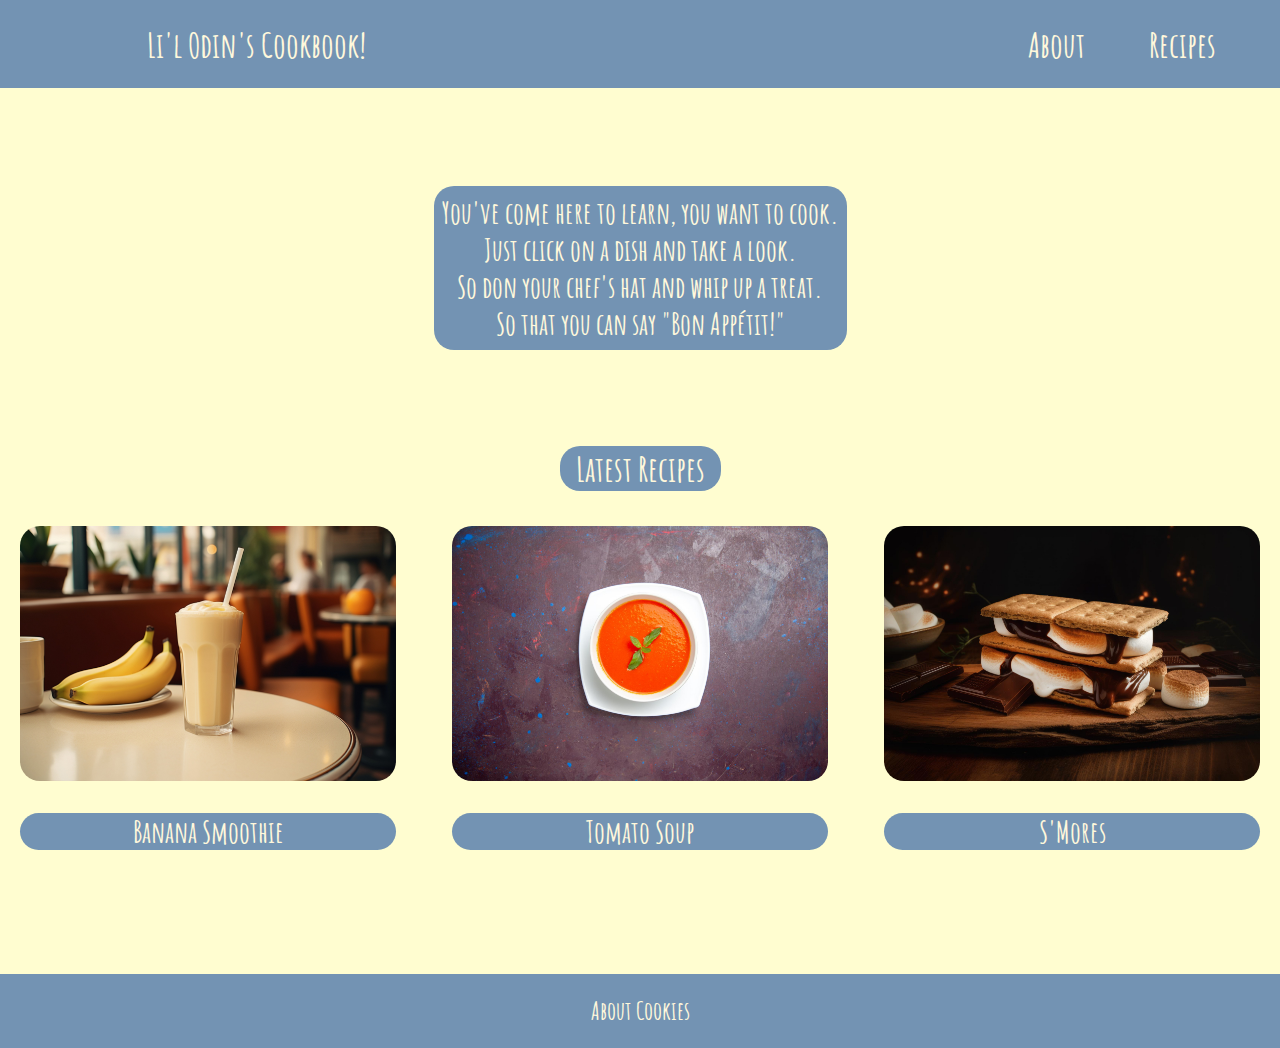
<file: index.html>
<!DOCTYPE html>
<html lang="en">
<head>
    <meta charset="UTF-8">
    <meta name="viewport" content="width=device-width, initial-scale=1.0">
    <title>Li'l Odin's Cookbook</title>
    <link rel="stylesheet" href="./recipes/style.css">

</head>
<body>
    <div class="wrapper">
        <div class="header" style="height: 5.5rem; align-items: center;">
                <div class="indexlogo">Li'l Odin's Cookbook!</div>
                <div class="links">
                    <div class="about"><a href="./about.html">About</a></div>
                    <div class="recipeslink">Recipes</div>
                </div>
        </div>
        <div class="indexmain">
            <div class="poem">
                <div>You've come here to learn, you want to cook.</div>
                <div>Just click on a dish and take a look.</div>
                <div>So don your chef's hat and whip up a treat.</div>
                <div>So that you can say "Bon Appétit!"</div>
            </div>
            <p>Latest Recipes</p>
            <div class="latestrecipes">
                <div class="card">
                    <a href="./recipes/bananasmoothie.html"><img src="./images/bananasmoothie.jpg" alt="A Banana Smoothie" height="100%" width="100%"></a>
                    <a href="./recipes/bananasmoothie.html" class="linktorecipe">Banana Smoothie</a>
                </div>
                <div class="card">
                    <a href="./recipes/tomatosoup.html"><img src="./images/tomatosoup.jpg" alt="Tomato Soup" height="100%" width="100%"></a>
                    <a href="./recipes/tomatosoup.html" class="linktorecipe">Tomato Soup</a>
                </div>
                <div class="card">
                    <a href="./recipes/smores.html"><img src="./images/smores.jpg" alt="Smores" height="100%" width="100%"></a>
                    <a href="./recipes/smores.html" class="linktorecipe">S'Mores</a>
                </div>
            </div>
               
                            
            
        </div>
        <div class="indexfooter">
        <a href="cookies.html" style="text-decoration: none;">About Cookies</a>
        </div>

    </div>
</body>
</html>
</file>
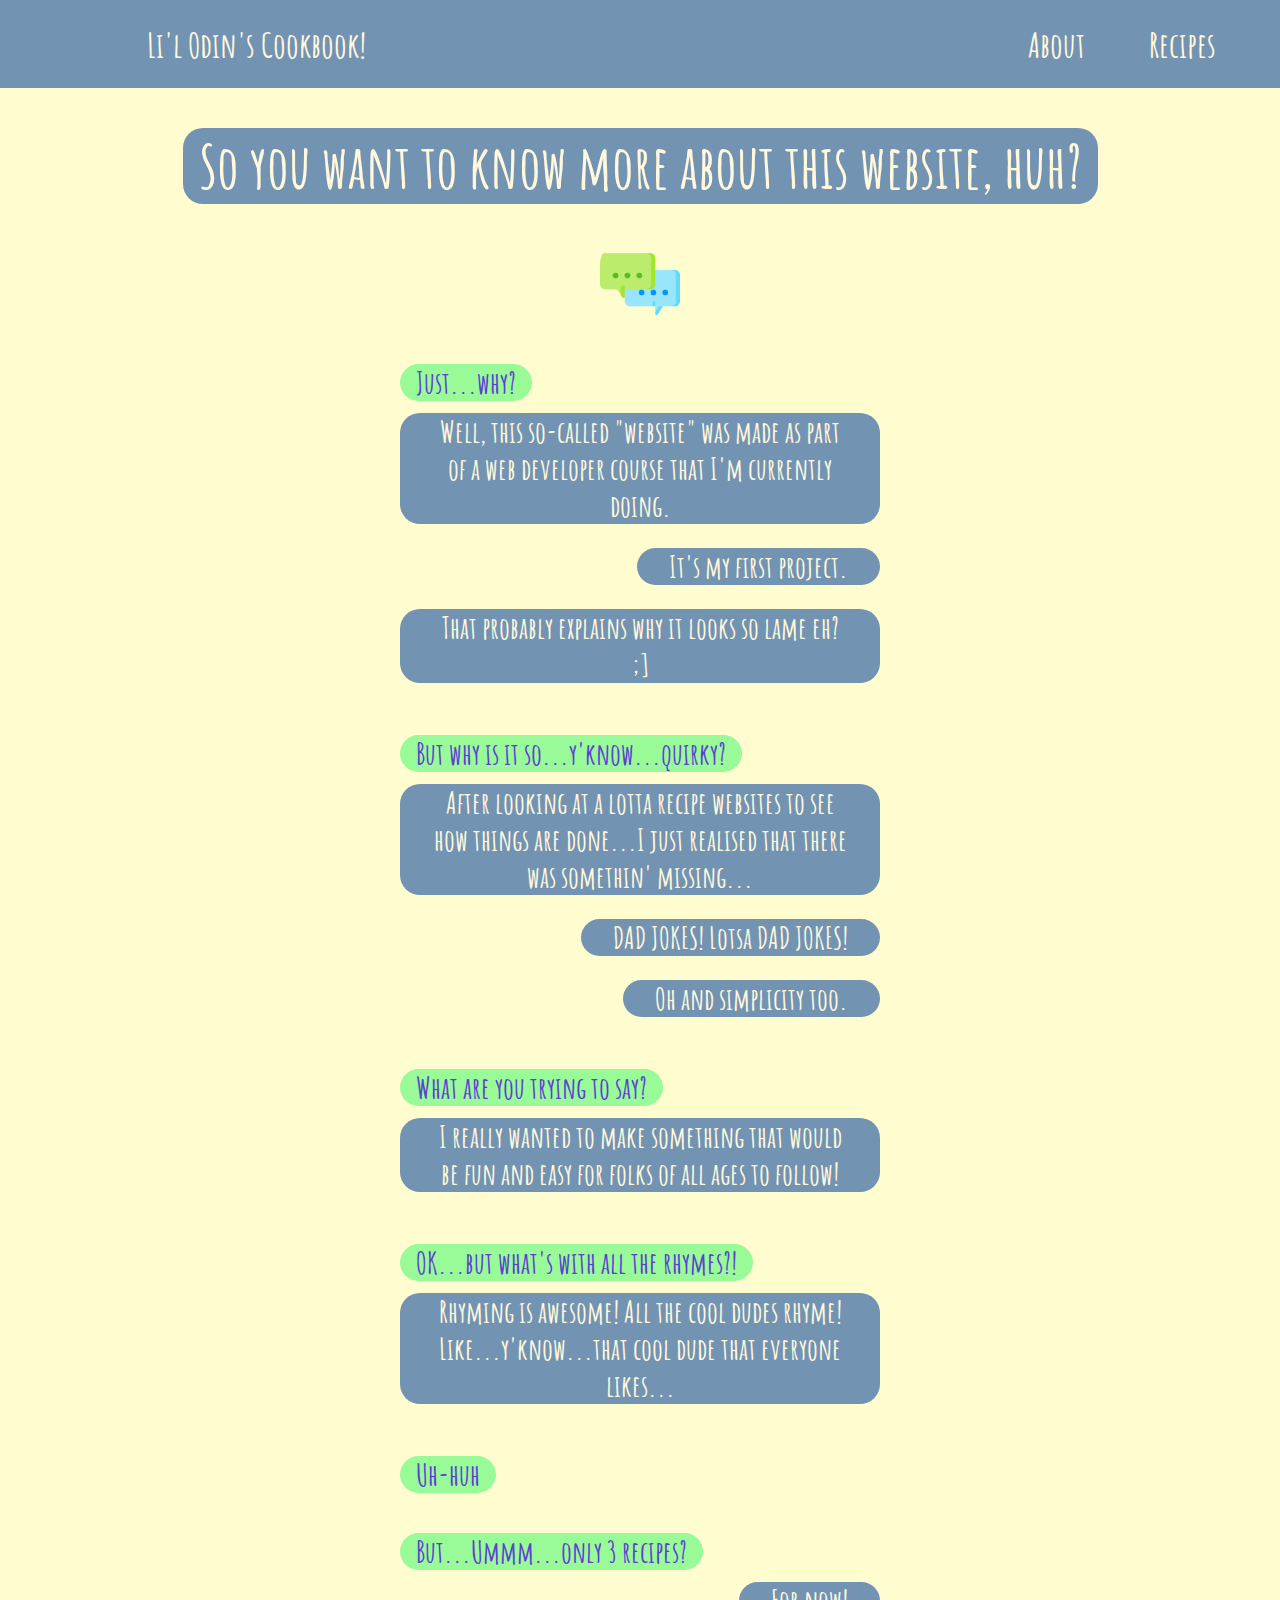
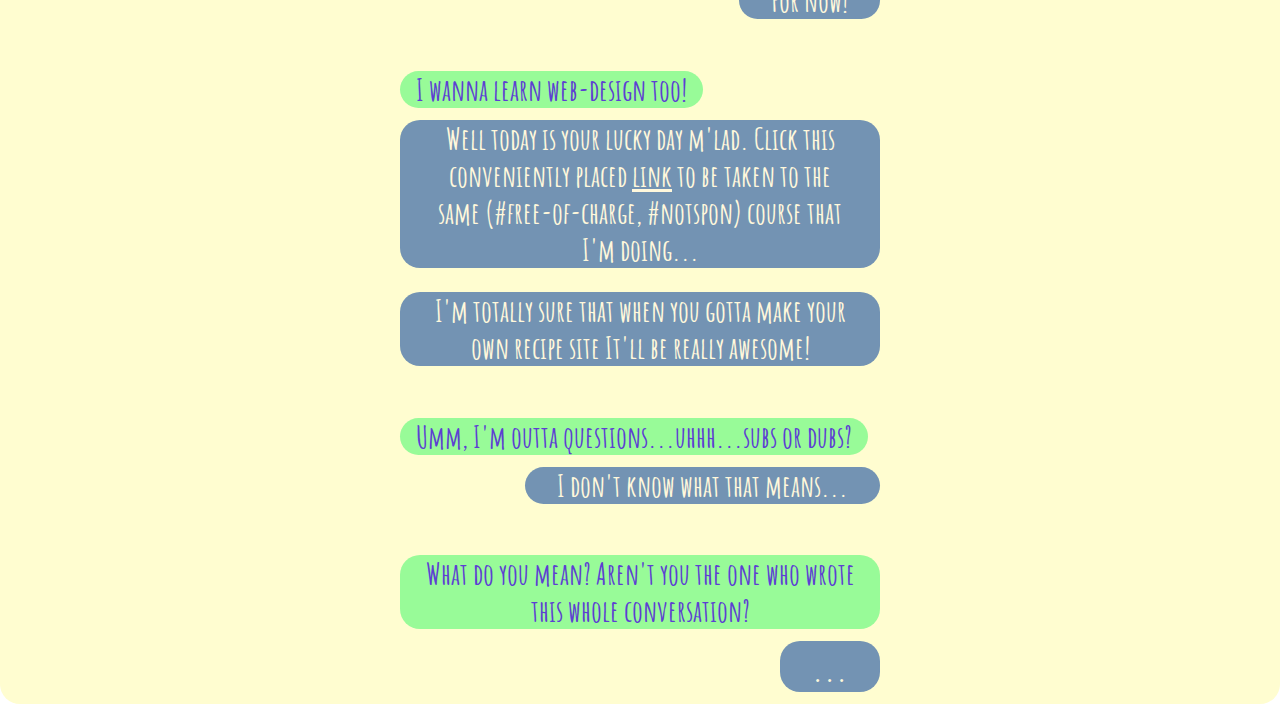
<file: about.html>
<!DOCTYPE html>
<html lang="en">
<head>
    <meta charset="UTF-8">
    <meta name="viewport" content="width=device-width, initial-scale=1.0">
    <title>About</title>
    <link rel="stylesheet" href="./recipes/style.css">

</head>
<body>
<div class="wrapper">
    <div class="header" style="height: 5.5rem; align-items: center;">
        <div class="logo">
            <a href="index.html" class="homelink">Li'l Odin's Cookbook!</a>
        </div>
        <div class="links">
            <div class="about"><a href="./about.html">About</a></div>
            <div class="recipeslink">Recipes</div>
        </div>
</div>
<div class="aboutmain">
    <h1>So you want to know more about this website, huh?</h1>
    <img src="./images/conversation_4301888.png" alt="Q and A Icon" height="80px" width="80px">
        <div class="qanda">
            <h4>Just...why?</h4>
            <p>Well, this so-called "website" was made as part of a web developer course that I'm currently doing.</p>
            <p>It's my first project.</p>
            <p>That probably explains why it looks so lame eh? ;]</p>
            <h4>But why is it so...y'know...quirky?</h4>
            <p>After looking at a lotta recipe websites to see how things are done...I just realised that there was somethin' missing...
            <p>DAD JOKES! Lotsa DAD JOKES!</p>
            <p>Oh and simplicity too.</p>
            <h4>What are you trying to say?</h4>
            <p>I really wanted to make something that would be fun and easy for folks of all ages to follow!</p>
            <h4>OK...but what's with all the rhymes?!</h4>
            <p>Rhyming is awesome! All the cool dudes rhyme! Like...y'know...that cool dude that everyone likes...</p>
            <h4>Uh-huh</h4>
            <h4>But...Ummm...only 3 recipes?</h4>
            <p>For now!</p>
            <h4>I wanna learn web-design too!</h4>
            <p>Well today is your lucky day m'lad. Click this conveniently placed <a href="https://www.theodinproject.com/" rel="noopener noreferrer" target="_blank" style="text-decoration: underline;">link</a> to be taken to the same (#free-of-charge, #notspon) course that I'm doing...</p>
            <p>I'm totally sure that when you gotta make your own recipe site It'll be really awesome!</p>
            <h4>Umm, I'm outta questions...uhhh...subs or dubs?</h4>
            <p>I don't know what that means...</p>
            <h4>What do you mean? Aren't you the one who wrote this whole conversation?</h4>
            <p style="font-size: 40px;">...</p>
        </div>
</div>    
</body>
</html>
</file>
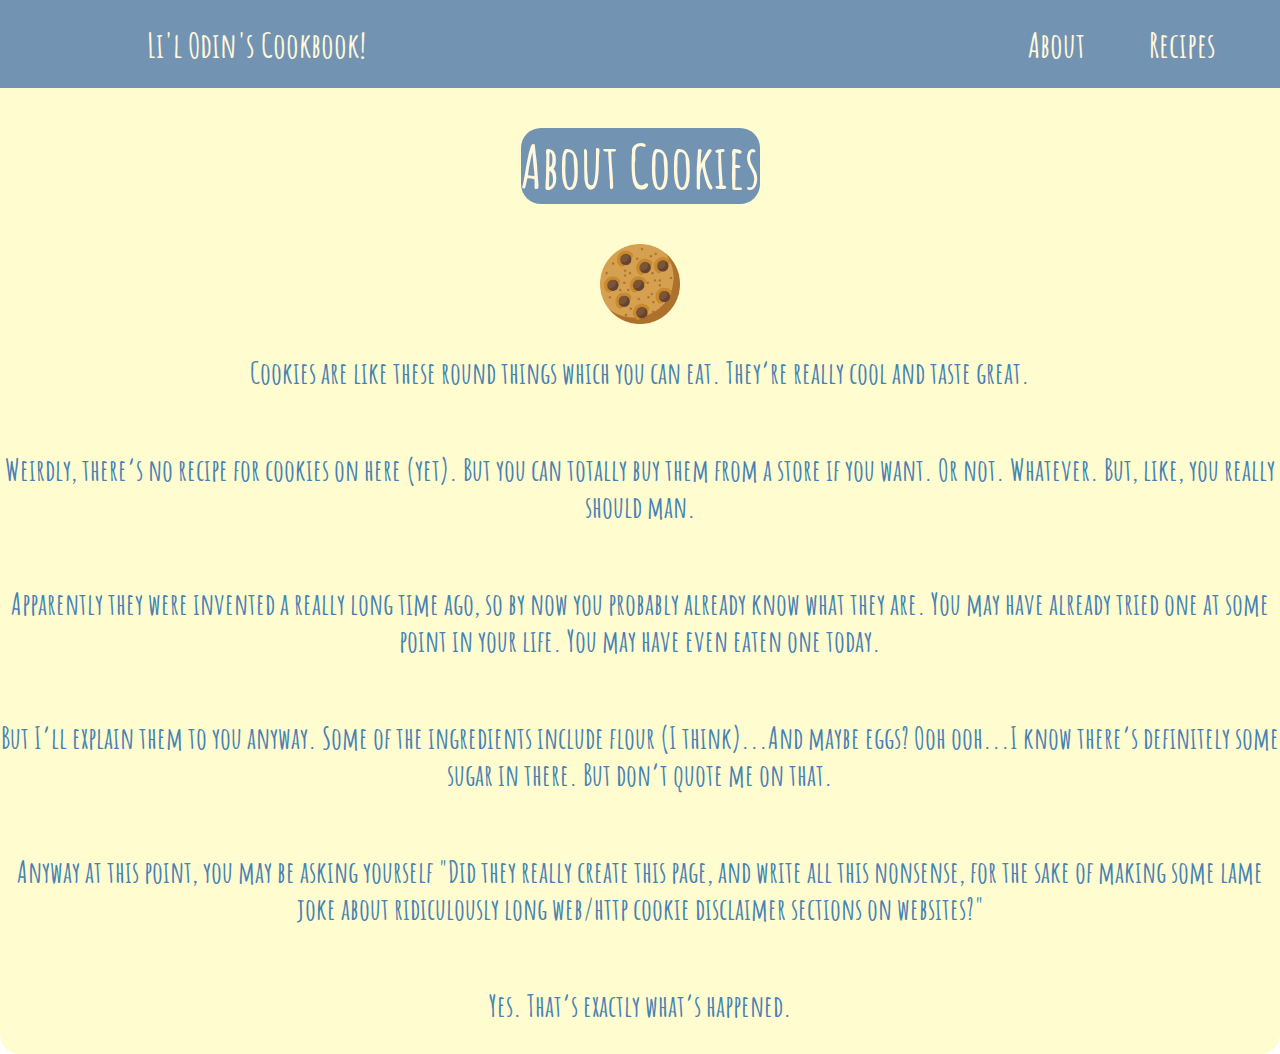
<file: cookies.html>
<!DOCTYPE html>
<html lang="en">
<head>
    <meta charset="UTF-8">
    <meta name="viewport" content="width=device-width, initial-scale=1.0">
    <title>About Cookies</title>
    <link rel="stylesheet" href="./recipes/style.css">

</head>
<body>
<div class="wrapper">
    <div class="header" style="height: 5.5rem; align-items: center;">
        <div class="logo">
            <a href="index.html" class="homelink">Li'l Odin's Cookbook!</a>
        </div>
        <div class="links">
            <div class="about"><a href="./about.html">About</a></div>
            <div class="recipeslink">Recipes</div>
        </div>
</div>
<div class="cookiesmain">
    <h1>About Cookies</h1>
    <img src="./images/cookie.png" alt="Cookie Icon" height="80px" width="80px">
        <p>Cookies are like these round things which you can eat. They’re really cool and taste great.</p>
        <p>Weirdly, there’s no recipe for cookies on here (yet). But you can totally buy them from a store if you want. Or not. Whatever. But, like, you really should man.</p>
        <p>Apparently they were invented a really long time ago, so by now you probably already know what they are. You may have already tried one at some point in your life. You may have even eaten one today.</p>
        <p>But I’ll explain them to you anyway. Some of the ingredients include flour (I think)...And maybe eggs? Ooh ooh...I know there’s definitely some sugar in there. But don’t quote me on that.</p>
        <p>Anyway at this point, you may be asking yourself "Did they really create this page, and write all this nonsense, for the sake of making some lame joke about ridiculously long web/http cookie disclaimer sections on websites?"</p>
        <p>Yes. That’s exactly what’s happened.</p>
</div>    
</body>
</html>
</file>
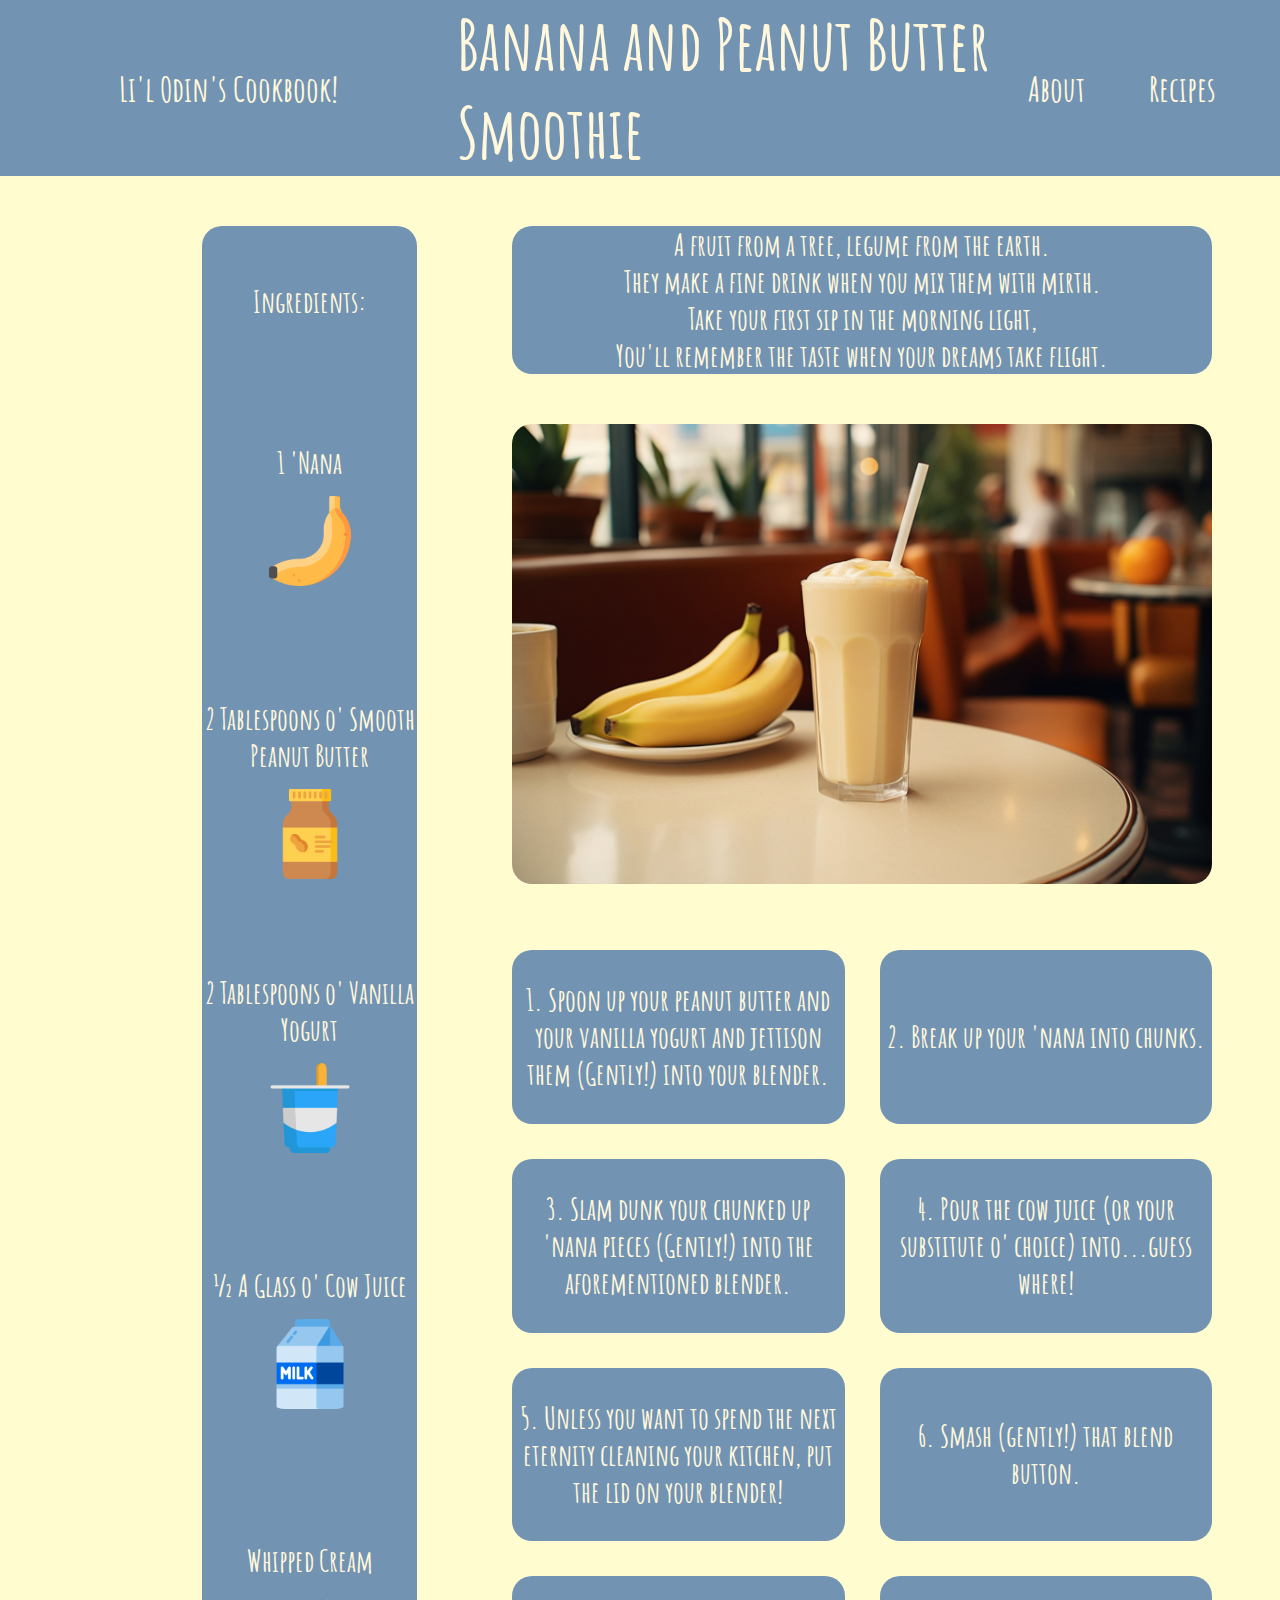
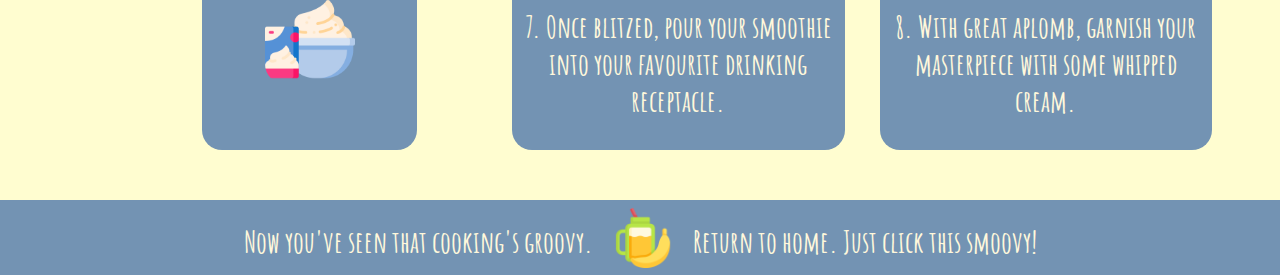
<file: recipes/bananasmoothie.html>
<!DOCTYPE html>
<html lang="en">
<head>
    <meta charset="UTF-8">
    <meta name="viewport" content="width=device-width, initial-scale=1.0">
    <title>Banana Smoothie</title>
    <link rel="stylesheet" href="style.css">
</head>
<body>
<div class="wrapper">
    <header class="header">
        <div class="logo">
            <a href="../index.html" class="homelink">Li'l Odin's Cookbook!</a>
        </div>
        <div class="title">Banana and Peanut Butter Smoothie</div>
        <div class="linkssection">
            <div class="about"><a href="../about.html">About</a></div>
            <div class="recipeslink">Recipes</div>
        </div>
    </header>
    <main>
        <div class="mainandsidebar">
            <div class="sidebar">
                <ul class="ingredients">
                    <p>Ingredients:</p>
                    <li class="ingredientitem">1 'Nana <img src="../images/banana_3578232.png" alt="Banana Icon" height="90px" width="90px"></li>
                    <li class="ingredientitem">2 Tablespoons o' Smooth Peanut Butter <img src="../images/peanut-butter_734780.png" alt="Peanut Butter Icon" height="90px" width="90px"></li>
                    <li class="ingredientitem">2 Tablespoons o' Vanilla Yogurt <img src="../images/yogurt_199587.png" alt="Yogurt Icon" height="90px" width="90px"></li>
                    <li class="ingredientitem">&#189; A Glass o' Cow Juice <img src="../images/milk_372973.png" alt="Milk Icon" height="90px" width="90px"></li>
                    <li class="ingredientitem">Whipped Cream<img src="../images/whip-cream.png" alt="Whipped Cream Icon" height="90px" width="90px"></li>
                </ul>
            </div>
            <div class="main">
                <div class="poem">
                    <div>A fruit from a tree, legume from the earth.</div>
                    <div>They make a fine drink when you mix them with mirth.</div>
                    <div>Take your first sip in the morning light,</div>
                    <div>You'll remember the taste when your dreams take flight.</div>
                </div>
               <img src="../images/bananasmoothie.jpg" alt="A Banana and Penut Butter Smoothie" height="460" width="700" class="finishedpic">
                <ul class="method">
                    <li class="step">1. Spoon up your peanut butter and your vanilla yogurt and jettison them (Gently!) into your blender.</li>
                    <li class="step">2. Break up your 'nana into chunks.</li>
                    <li class="step">3. Slam dunk your chunked up 'nana pieces (Gently!) into the aforementioned blender.</li>
                    <li class="step">4. Pour the cow juice (or your substitute o' choice) into...guess where!</li>
                    <li class="step">5. Unless you want to spend the next eternity cleaning your kitchen, put the lid on your blender!</li>
                    <li class="step">6. Smash (gently!) that blend button.</li>
                    <li class="step">7. Once blitzed, pour your smoothie into your favourite drinking receptacle.</li>
                    <li class="step">8. With great aplomb,  garnish your masterpiece with some whipped cream.</li>
                </ul>
            </div>
        </div>
        <div class="footer">
            <div>Now you've seen that cooking's groovy.</div> 
            <a href="../index.html"><img src="../images/smoothies_3280087.png" alt="Smoothie Icon" height="60px" width="60px"></a>
            <div>Return to home. Just click this smoovy!</div>
        </div>
    </main>
</div>
</body>
</html>
</file>
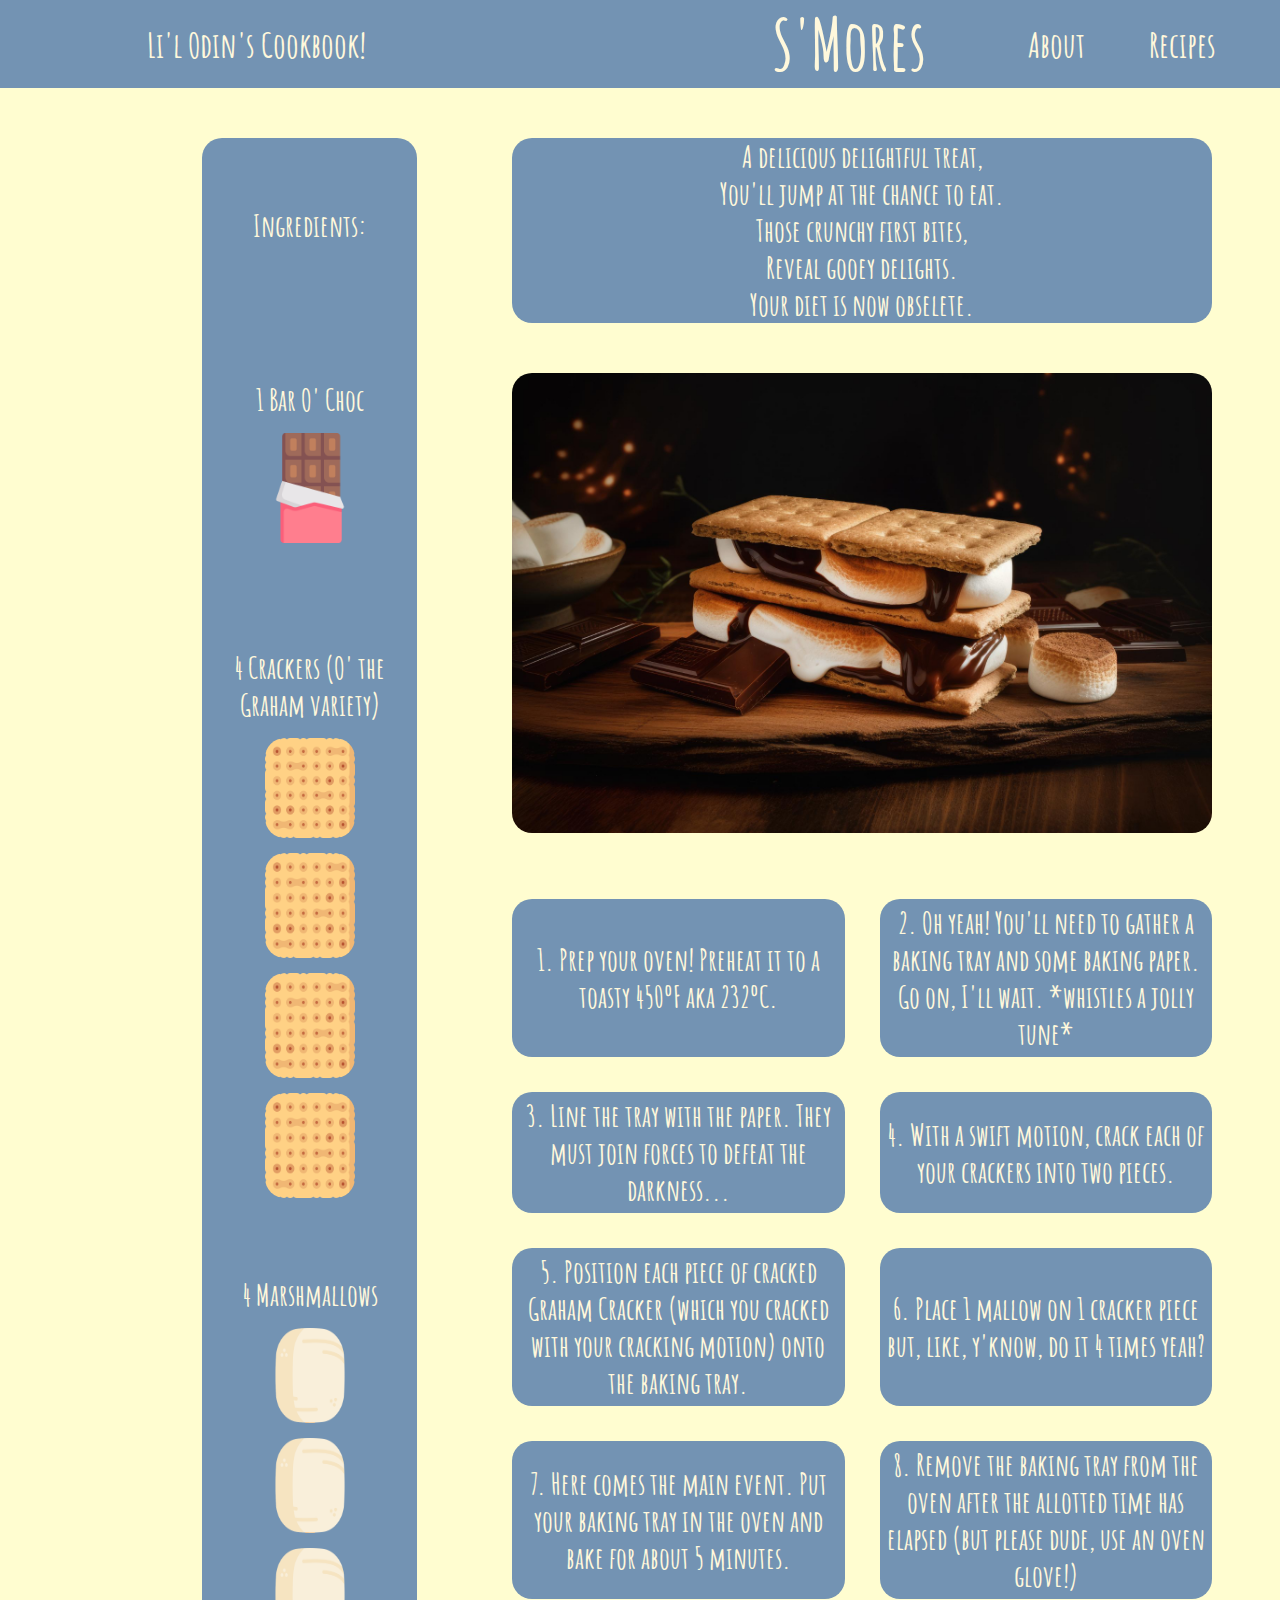
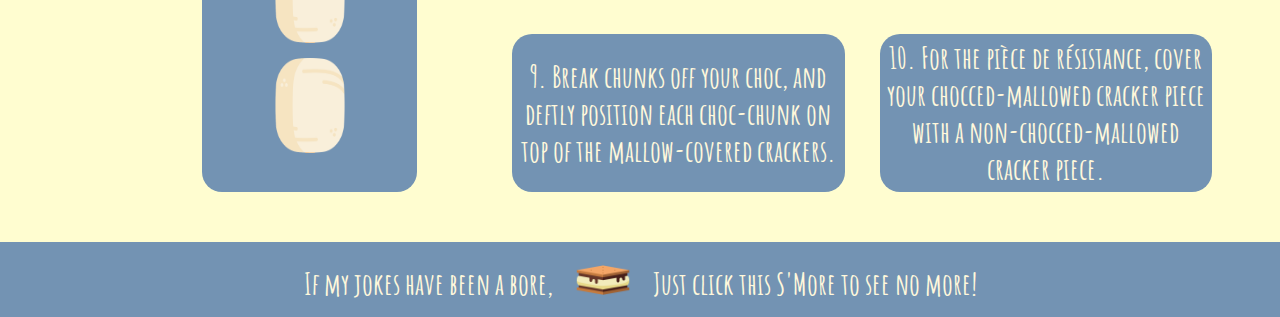
<file: recipes/smores.html>
<!DOCTYPE html>
<html lang="en">
<head>
    <meta charset="UTF-8">
    <meta name="viewport" content="width=device-width, initial-scale=1.0">
    <title>S'Mores</title>
    <link rel="stylesheet" href="style.css">
</head>
<body>
<div class="wrapper">
    <header class="header">
        <div class="logo">
            <a href="../index.html" class="homelink">Li'l Odin's Cookbook!</a>
        </div>
        <div class="title" style="margin-left: 260px;">S'Mores</div>
        <div class="linkssection">
            <div class="about"><a href="../about.html">About</a></div>
            <div class="recipeslink">Recipes</div>
        </div>
    </header>
    <main>
        <div class="mainandsidebar">
            <div class="sidebar">
                <ul class="ingredients">
                    <p>Ingredients:</p>
                    <li class="ingredientitem">1 Bar O' Choc<img src="../images/chocolate-bar_4142995.png" alt="Chocolate Icon" height="110px" width="100px"></li>
                    <li class="ingredientitem">4 Crackers (O' the Graham variety)<img src="../images/matzo_7225174.png" alt="Cracker Icon" height="100px" width="90px"><img src="../images/matzo_7225174.png" alt="Cracker Icon" height="105px" width="90px"><img src="../images/matzo_7225174.png" alt="Cracker Icon" height="105px" width="90px"><img src="../images/matzo_7225174.png" alt="Cracker Icon" height="105px" width="90px"></li>
                    <li class="ingredientitem">4 Marshmallows<img src="../images/marshmallow.png" alt="Marshmallow Icon" height="95px" width="90px"><img src="../images/marshmallow.png" alt="Marshmallow Icon" height="95px" width="90px"><img src="../images/marshmallow.png" alt="Marshmallow Icon" height="95px" width="90px"><img src="../images/marshmallow.png" alt="Marshmallow Icon" height="95px" width="90px"></li>
                </ul>
            </div>
            <div class="main">
                <div class="poem">
                    <div>A delicious delightful treat,</div>
                    <div>You'll jump at the chance to eat.</div>
                    <div>Those crunchy first bites,</div>
                    <div>Reveal gooey delights.</div>
                    <div>Your diet is now obselete.</div>
                </div>
               <img src="../images/smores.jpg" alt="Some Smores" height="460" width="700" class="finishedpic">
                <ul class="method">
                    <li class="step">1. Prep your oven! Preheat it to a toasty 450ºF aka 232ºC.</li>
                    <li class="step">2. Oh yeah! You'll need to gather a baking tray and some baking paper. Go on, I'll wait. *whistles a jolly tune*</li>
                    <li class="step">3. Line the tray with the paper. They must join forces to defeat the darkness...</li>
                    <li class="step">4. With a swift motion, crack each of your crackers into two pieces.</li>
                    <li class="step">5. Position each piece of cracked Graham Cracker (which you cracked with your cracking motion) onto the baking tray.</li>
                    <li class="step">6. Place 1 mallow on 1 cracker piece but, like, y'know, do it 4 times yeah?</li>
                    <li class="step">7. Here comes the main event. Put your baking tray in the oven and bake for about 5 minutes.</li>
                    <li class="step">8. Remove the baking tray from the oven after the allotted time has elapsed (but please dude, use an oven glove!)</li>
                    <li class="step">9. Break chunks off your choc, and deftly position each choc-chunk on top of the mallow-covered crackers.</li>
                    <li class="step">10. For the pièce de résistance, cover your chocced-mallowed cracker piece with a non-chocced-mallowed cracker piece.</li>
                </ul>
            </div>
        </div>
        <div class="footer">
            <div>If my jokes have been a bore,</div> 
            <a href="../index.html"><img src="../images/smore.png" alt="Smore Icon" height="60px" width="60px"></a>
            <div>Just click this S'More to see no more!</div>
        </div>
    </main>
</div>
</body>
</html>
</file>
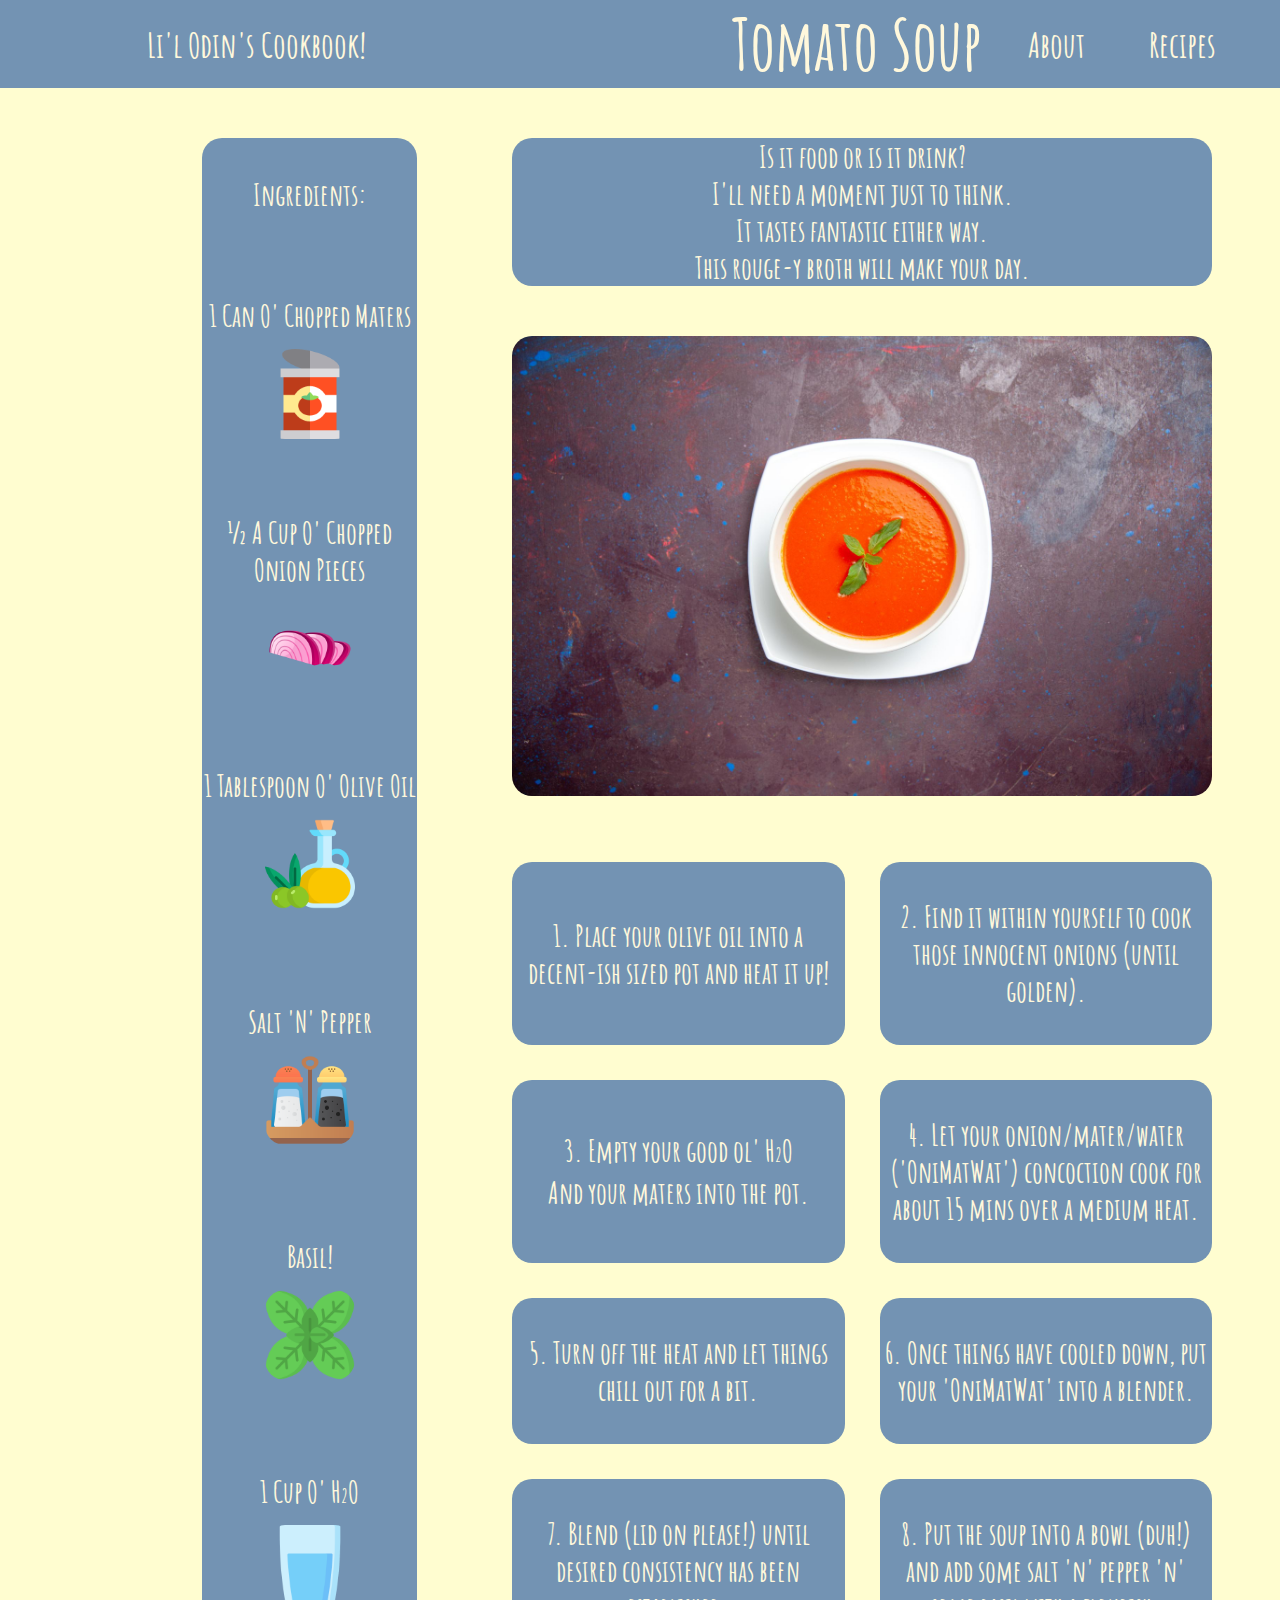
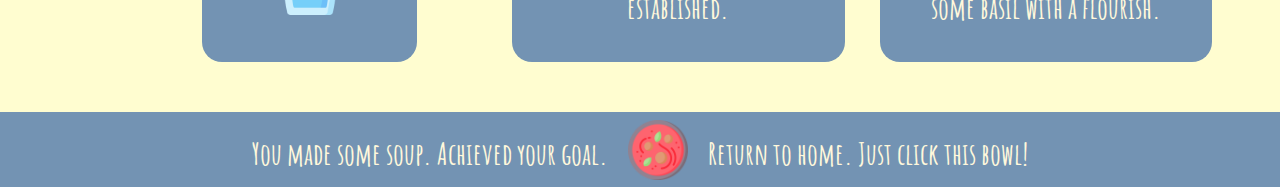
<file: recipes/tomatosoup.html>
<!DOCTYPE html>
<html lang="en">
<head>
    <meta charset="UTF-8">
    <meta name="viewport" content="width=device-width, initial-scale=1.0">
    <title>Tomato Soup</title>
    <link rel="stylesheet" href="style.css">
</head>
<body>
<div class="wrapper">

    <header class="header">
        <div class="logo">
            <a href="../index.html" class="homelink">Li'l Odin's Cookbook!</a>
        </div>
        <div class="title" style="margin-left: 220px;">Tomato Soup</div>
        <div class="linkssection">
            <div class="about"><a href="../about.html">About</a></div>
            <div class="recipeslink">Recipes</div>
        </div>
    </header>
    <main>
        <div class="mainandsidebar">
            <div class="sidebar">
                <ul class="ingredients">
                    <p>Ingredients:</p>
                    <li class="ingredientitem">1 Can O' Chopped Maters<img src="../images/cantomatoes.png" alt="Soup Icon" height="90px" width="90px"></li>
                    <li class="ingredientitem">&#189; A Cup O' Chopped Onion Pieces<img src="../images/onion.png" alt="Onion Icon" height="90px" width="90px"></li>
                    <li class="ingredientitem">1 Tablespoon O' Olive Oil<img src="../images/olive-oil.png" alt="Olive Oil Icon" height="90px" width="90px"></li>
                    <li class="ingredientitem">Salt 'N' Pepper<img src="../images/saltandpepper.png" alt="Salt and Pepper Icon" height="90px" width="90px"></li>
                    <li class="ingredientitem">Basil!<img src="../images/basil.png" alt="Some Basil" height="90px" width="90px"></li>
                    <li class="ingredientitem">
                        <div class="h2o" style="display: flex; gap: 5px;">
                            <div>1 Cup O'</div>
                            <div>H<span style="font-size: 20px;">2</span>O</div>
                        </div>
                         <img src="../images/glass-water_3248369.png" alt="Water Icon" height="90px" width="90px">
                    </li>
                </ul>
            </div>
            <div class="main">
                <div class="poem">
                    <div>Is it food or is it drink?</div>
                    <div>I'll need a moment just to think.</div>
                    <div>It tastes fantastic either way.</div>
                    <div>This rouge-y broth will make your day.</div>
                </div>
               <img src="../images/tomatosoup.jpg" alt="A Bowl of Tomato Soup" height="460" width="700" class="finishedpic">
                <ul class="method">
                    <li class="step">1. Place your olive oil into a decent-ish sized pot and heat it up!</li>
                    <li class="step">2. Find it within yourself to cook those innocent onions (until golden).</li>
                    <li class="step">
                        <div class="h2o" style="display: flex; gap: 5px; flex-wrap: wrap; justify-content: center;">
                            <div>3. Empty your good ol'</div> 
                            <div>H<span style="font-size: 20px;">2</span>O</div>
                            <div>And your maters into the pot.</div>
                        </div>
                    </li>
                    <li class="step">4. Let your onion/mater/water ('OniMatWat') concoction cook for about 15 mins over a medium heat.</li>
                    <li class="step">5. Turn off the heat and let things chill out for a bit.</li>
                    <li class="step">6. Once things have cooled down, put your 'OniMatWat' into a blender.</li>
                    <li class="step">7. Blend (lid on please!) until desired consistency has been established.</li>
                    <li class="step">8. Put the soup into a bowl (duh!) and add some salt 'n' pepper 'n' some basil with a flourish.</li>
                </ul>
            </div>
        </div>
        <div class="footer">
            <div>You made some soup. Achieved your goal.</div> 
            <a href="../index.html"><img src="../images/soup.png" alt="Soup Icon" height="60px" width="60px"></a>
            <div>Return to home. Just click this bowl!</div>
        </div>
    </main>
</div>
</body>
</html>
</file>
<file: recipes/style.css>
@import url('https://fonts.googleapis.com/css2?family=Amatic+SC&display=swap');

*{
    font-family: Amatic SC, serif;
    border-radius: 20px;
    color: #FFF8DC;
    font-weight: 800;
}


body 
{
    margin: 0;
    
}

a
{
    text-decoration: none;
}

.wrapper
{   
    display: flex;
    flex-direction: column;
    background-color: #FFFDD0;
}

.header
{   
    display: flex;
    background-color: #7393B3;
    border-radius: 0;
}



.indexlogo
{
    flex-basis: 40%;
    font-size: 35px;
    text-align: center;
}

.links

{
    flex-basis: 60%;
    display: flex;
    justify-content: flex-end;
    font-size: 35px;
    gap: 4rem;
    align-items: center;
}

.recipeslink
{
    margin-right: 4rem;
}


.indexmain
{
    display: flex;
    flex-direction: column;
    align-items: center;
    margin-top: 3rem;
}

.indexmain .poem
{
    padding: 0.5rem;
}


.indexmain p
{
    font-size: 35px;
    background-color: #7393B3;
    padding-left: 1rem;
    padding-right: 1rem;
    margin-top: 6rem;
}

.latestrecipes
{
    display: flex;
    gap: 3.5rem;
}

.card
{
    height: 20rem;
    width: 23.5rem;
    display: flex;
    flex-direction: column;
    gap: 2rem;
    
}

.card .linktorecipe
{
    text-align: center;
    font-size: 30px;
    background-color: #7393B3;
    text-decoration: none;
    
  
}
 .indexfooter
    {   background-color: #7393B3;
        margin-top: 8rem;
        height: 4.6rem;
        border-radius: 0;
        font-size: 25px;
        display: flex;
        align-items: center;
        justify-content: center;
    }


.cookiesmain
{
    font-size: 30px;
    text-align: center;
    display: flex;
    flex-direction: column;
    align-items: center;

}

.cookiesmain h1
{
    background-color: #7393B3;
}

.cookiesmain p
{
    color: steelblue;
}

.qanda
{
    display: flex;
    flex-direction: column;
    align-items: center;
    width: 30rem;
}

.aboutmain
{
    font-size: 30px;
    text-align: center;
    display: flex;
    flex-direction: column;
    align-items: center;

}

.aboutmain h1,
.aboutmain h4
{
    padding-left: 1rem;
    padding-right: 1rem;
}

.aboutmain h1,
.aboutmain p
{
    background-color: #7393B3;
}

.aboutmain h4
{
    margin-bottom:0;
    background-color: palegreen;
    color: #5D3FD3;
    align-self: flex-start;
}

.aboutmain p
{   padding-left: 2rem;
    padding-right: 2rem;
    margin-top: 0.75rem;
    margin-bottom: 0.75rem;
    align-self: flex-end;
}



.logo
{
    flex-basis: 40%;
    display: flex;
    align-items: stretch;
    justify-content: center;

}

.homelink
{   font-size: 35px;
    text-decoration: none;
    display: flex;
    align-items: center;
}

.title
{
    flex-basis: 50%;
    font-size: 70px;
    max-width: fit-content;
}

.linkssection
{   flex-grow: 1;
    flex-basis: 10%;
    display: flex;
    font-size: 35px;
    gap: 4rem;
    align-items: center;
    justify-content: flex-end;
}

main
{
    display: flex;
    flex-direction: column;
}

.mainandsidebar
{
    display: flex;
}

.sidebar
{   
    flex-basis: 40%;
    display: flex;
    justify-content: flex-end;
}


.ingredients {
background-color: #7393B3;
padding: 0;
margin-right: 95px;
margin-top: 50px;
margin-bottom: 50px;
min-width: 215px;
max-width: 215px;
font-size: 30px;
list-style: none;
display: flex;
flex-direction: column;
justify-content: space-around;
text-align: center;
}

.ingredientitem
{   flex-basis: 220px;
    font-size: 30px;
    text-align: center;
    display: flex;
    flex-direction: column;
    gap: 15px;
    align-items: center;
    justify-content: center;
}   


.main
{   
    display: flex;
    flex-direction: column;
    gap: 50px;
    justify-content: flex-start;
    flex-basis: 60%;
    max-width: fit-content;
}

.poem
{   background-color: #7393B3;
    margin-top: 50px;
    max-width: 700px;
    font-size: 30px;
    display: flex;
    flex-direction: column;
    text-align: center;
}


.method
{   margin-bottom: 50px;
    flex-basis: 800px;
    list-style: none;
    display: flex;
    flex-wrap: wrap;
    padding: 0px;
    gap: 35px;
    justify-content: center;
    max-width: 700px;
}

.step
{
 background-color: #7393B3;
 font-size: 30px;
 flex-basis: 40%;
 flex-grow: 1;
 display: flex;
 align-items: center;
 justify-content: center;
 text-align: center;
 padding: 5px;
}

.footer
{   background-color: #7393B3;
    font-size: 30px;
    gap: 20px;
    display: flex;
    align-items: center;
    justify-content: center;
    padding-top: 0.5rem;
    border-radius: 0;
}
</file>
